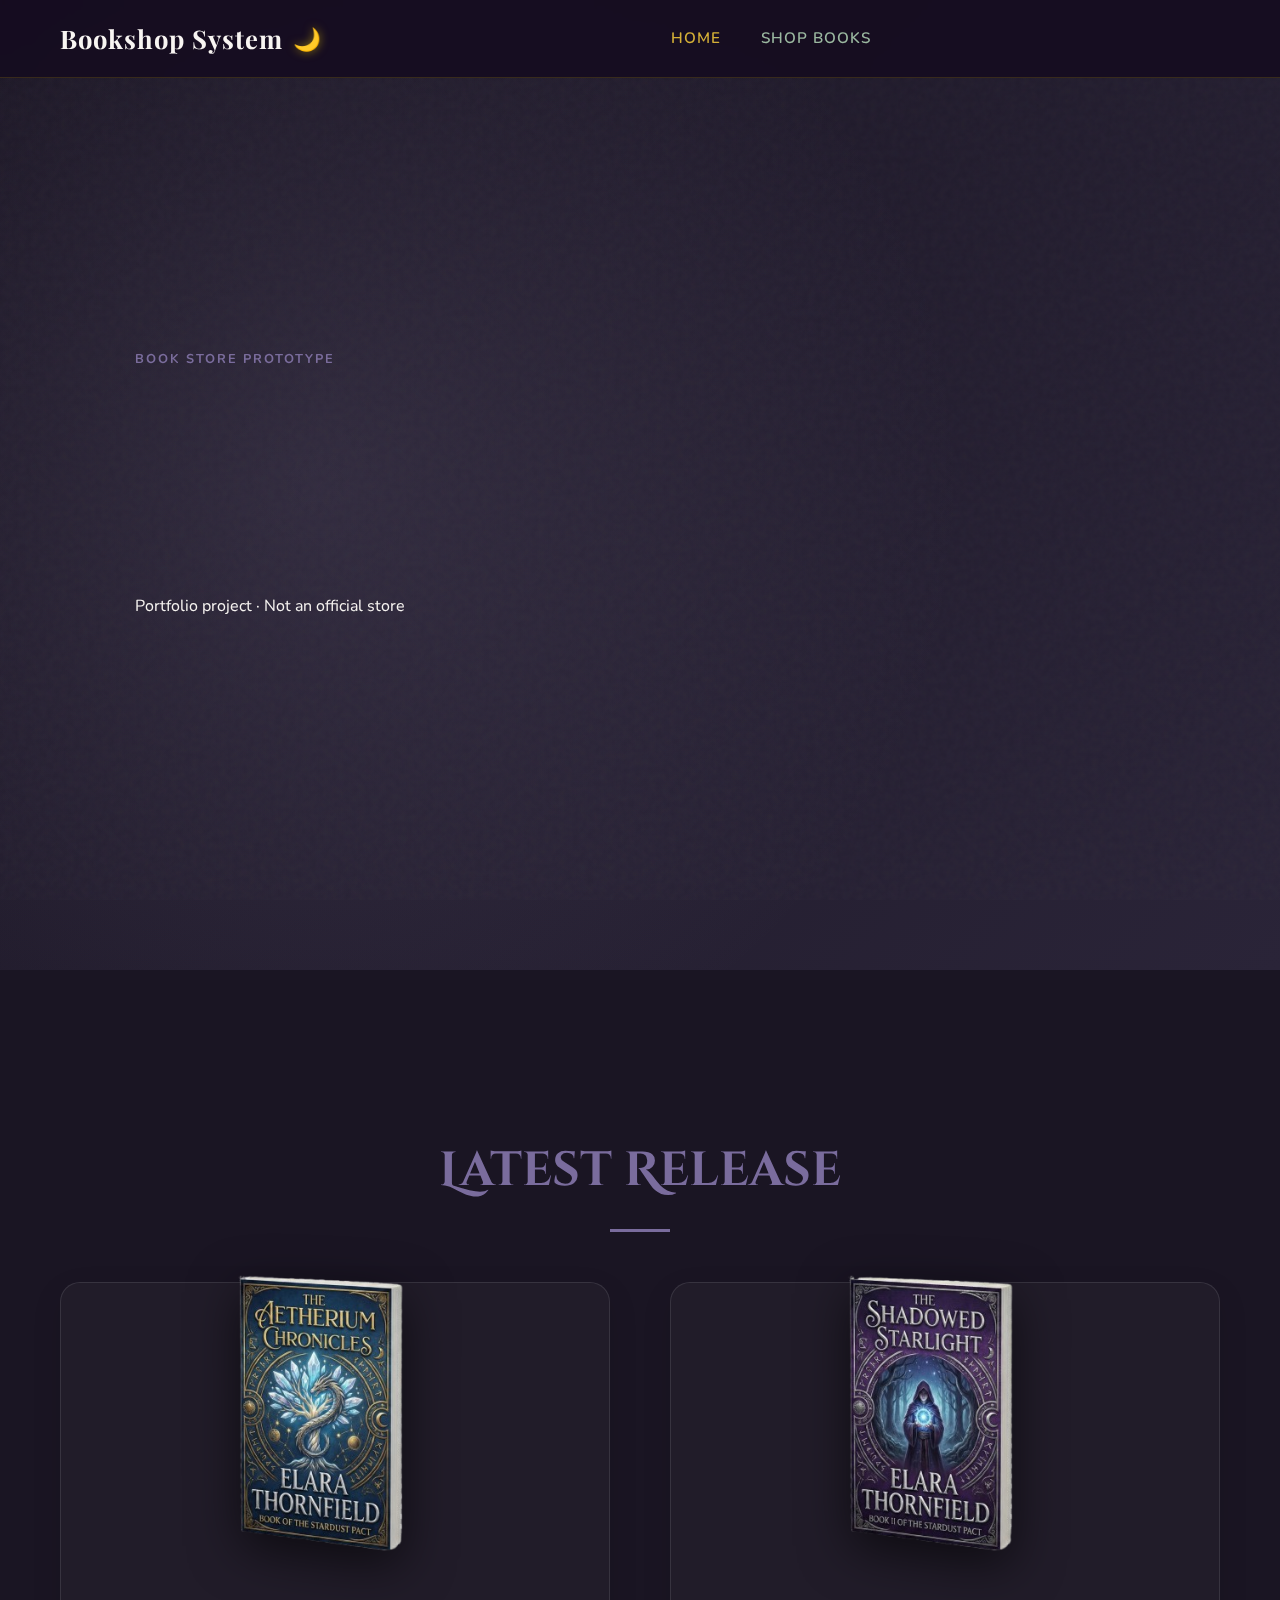
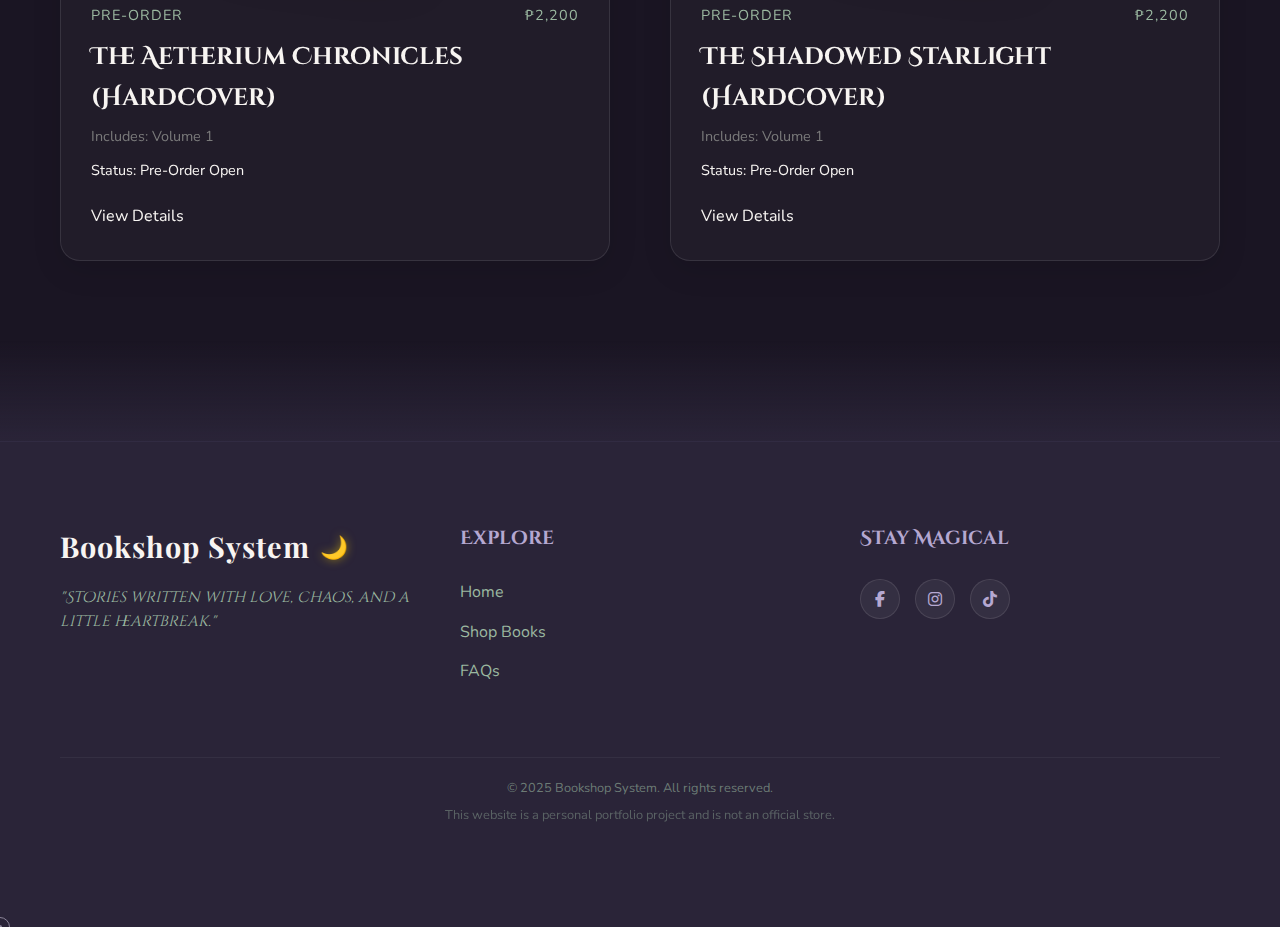
<file: index.html>
<!DOCTYPE html>
<html lang="en">

<head>
    <meta charset="UTF-8">
    <meta name="viewport" content="width=device-width, initial-scale=1.0">
    <title>Bookshop System Official Book Shop</title>
    <link rel="preconnect" href="https://fonts.googleapis.com">
    <link rel="preconnect" href="https://fonts.gstatic.com" crossorigin>
    <link
        href="https://fonts.googleapis.com/css2?family=Cinzel+Decorative:wght@400;700&family=Nunito:wght@300;400;600;700&family=Playfair+Display:ital,wght@0,400;0,700;1,400&display=swap"
        rel="stylesheet">
    <link rel="stylesheet" href="https://cdnjs.cloudflare.com/ajax/libs/font-awesome/6.4.0/css/all.min.css">
    <link rel="stylesheet" href="assets/css/style.css?v=6">
    <style>
        /* ... existing cursor styles ... */
        /* Custom Cursor Styles */
        .cursor {
            width: 20px;
            height: 20px;
            border: 1px solid var(--lilac-light);
            border-radius: 50%;
            position: fixed;
            pointer-events: none;
            z-index: 9999;
            transform: translate(-50%, -50%);
            transition: transform 0.1s ease, width 0.3s, height 0.3s;
            mix-blend-mode: difference;
        }

        .cursor::after {
            content: '';
            width: 4px;
            height: 4px;
            background: var(--lilac-light);
            border-radius: 50%;
            position: absolute;
            top: 50%;
            left: 50%;
            transform: translate(-50%, -50%);
        }

        .cursor.hovered {
            transform: translate(-50%, -50%) scale(1.5);
            background: rgba(181, 168, 209, 0.2);
            border-color: transparent;
        }

        /* Hide default cursor on desktop if desired, but risky for UX. Keeping both for now or just custom follower. */
        @media (match-any-hover: none) {
            .cursor {
                display: none;
            }
        }
    </style>
</head>

<body>

    <!-- NAVIGATION -->
    <!-- NAVIGATION -->
    <header id="main-header">
        <div class="container nav-container">
            <!-- Logo -->
            <a href="index.html" class="logo">Bookshop System <span>🌙</span></a>

            <!-- Desktop Nav -->
            <nav class="desktop-nav">
                <ul>
                    <li><a href="index.html" class="active">Home</a></li>
                    <li><a href="shop.html">Shop Books</a></li>
                </ul>
            </nav>

            <!-- Utility + Mobile Toggle -->
            <div class="nav-actions">
                <div class="mobile-toggle" onclick="toggleMobileMenu()">
                    <i class="fas fa-bars"></i>
                </div>
            </div>
        </div>


    </header>

    <!-- HERO SECTION -->
    <section class="hero-section">
        <div class="container hero-content">
            <!-- Text Column -->
            <div class="hero-text">
                <p style="color:var(--lilac-deep); letter-spacing: 2px; text-transform:uppercase; margin-bottom:10px;
                    font-family:var(--font-body); font-weight:700; font-size:0.8rem;">
                    BOOK STORE PROTOTYPE
                </p>
                <h1>Welcome to Bookshop System 🌙</h1>
                <p class="hero-subtitle">Portfolio project · Not an official store</p>

                <div class="hero-buttons">
                    <a href="shop.html" class="btn btn-primary">Shop the Books</a>
                    <!-- Pre-Order Removed -->
                </div>


            </div>

            <!-- Image Column -->
            <div class="hero-image">
                <img src="assets/images/profile.png" alt="Bookshop System" class="img-fluid"
                    onerror="this.src='https://via.placeholder.com/600x800/2A2438/7A6C9D?text=Bookshop%20System'">
            </div>
        </div>
    </section>

    <!-- QUICK PREVIEW -->
    <section class="container" style="padding: 100px 20px;">
        <h2 class="section-title">Latest Release</h2>
        <div class="product-grid">
            <!-- Paperback Preview -->
            <div class="product-card">
                <div class="card-image">
                    <img src="assets/images/1.png" alt="Paperback Set"
                        onerror="this.src='https://via.placeholder.com/400x600/2A2438/7A6C9D?text=Paperback+Set'">
                </div>
                <div class="card-info">
                    <div class="card-meta">
                        <span class="badge-preorder">PRE-ORDER</span>
                        <span class="shop-price">₱2,200</span>
                    </div>
                    <h3>The Aetherium Chronicles (Hardcover)</h3>
                    <p style="color:#7A7A7A; font-size:0.9rem; margin-bottom:10px;">Includes: Volume 1</p>
                    <p style="margin-bottom:20px; font-size:0.9rem;">Status: <span class="text-status-open">Pre-Order
                            Open</span></p>
                    <a href="product.html?id=aetherium-chronicles-hc" class="btn-shop-action">View Details</a>
                </div>
            </div>

            <!-- Hardbound Preview -->
            <div class="product-card">
                <div class="card-image">
                    <img src="assets/images/3.png" alt="Hardbound Set"
                        onerror="this.src='https://via.placeholder.com/400x600/2A2438/E26D6D?text=Hardbound+Set'">
                </div>
                <div class="card-info">
                    <div class="card-meta">
                        <span class="badge-preorder">PRE-ORDER</span>
                        <span class="shop-price">₱2,200</span>
                    </div>
                    <h3>The Shadowed Starlight (Hardcover)</h3>
                    <p style="color:#7A7A7A; font-size:0.9rem; margin-bottom:10px;">Includes: Volume 1</p>
                    <p style="margin-bottom:20px; font-size:0.9rem;">Status: <span class="text-status-open">Pre-Order
                            Open</span></p>
                    <a href="product.html?id=shadowed-starlight-hc" class="btn-shop-action">View Details</a>
                </div>
            </div>
        </div>
    </section>

    <!-- FOOTER OVERHAUL -->
    <div class="footer-separator"></div>
    <footer class="main-footer">
        <div class="container">
            <div class="footer-grid">
                <!-- Column 1: Identity -->
                <div class="footer-col">
                    <a href="index.html" class="logo" style="font-size: 1.8rem; margin-bottom: 15px;">Bookshop System
                        <span>🌙</span></a>
                    <p style="font-style: italic; font-family: var(--font-heading);">"Stories written with love, chaos,
                        and a little heartbreak."</p>
                </div>

                <!-- Column 2: Quick Links -->
                <div class="footer-col">
                    <h4>Explore</h4>
                    <ul class="footer-links">
                        <li><a href="index.html">Home</a></li>
                        <li><a href="shop.html">Shop Books</a></li>
                        <li><a href="#">FAQs</a></li>
                    </ul>
                </div>

                <!-- Column 3: Connect -->
                <div class="footer-col">
                    <h4>Stay Magical</h4>
                    <div class="social-icons">
                        <a href="https://www.facebook.com" class="social-icon" target="_blank"><i
                                class="fab fa-facebook-f"></i></a>
                        <a href="https://www.instagram.com" class="social-icon" target="_blank"><i
                                class="fab fa-instagram"></i></a>
                        <a href="https://www.tiktok.com" class="social-icon" target="_blank"><i
                                class="fab fa-tiktok"></i></a>
                    </div>
                </div>
            </div>

            <div class="bottom-bar">
                <p>&copy; 2025 Bookshop System. All rights reserved.</p>

                <p style="margin-top:5px; font-size: 0.8rem; opacity: 0.7;">This website is a personal portfolio project
                    and is not an official store.</p>
            </div>
        </div>
    </footer>

    <!-- Custom Cursor Element -->
    <div class="cursor"></div>

    <script src="assets/js/data.js"></script>
    <script src="assets/js/stock-manager.js"></script>
    <!-- Mobile Menu Overlay -->
    <div class="mobile-menu-overlay" id="mobile-menu">
        <!-- Falling Stars Elements -->
        <div class="star" style="left:10%; animation-duration:3s;"></div>
        <div class="star" style="left:30%; animation-duration:5s;"></div>
        <div class="star" style="left:70%; animation-duration:4s;"></div>
        <div class="star" style="left:90%; animation-duration:6s;"></div>

        <nav class="mobile-nav-links">
            <a href="index.html" onclick="toggleMobileMenu()">Home</a>
            <a href="shop.html" onclick="toggleMobileMenu()">Shop Books</a>
            <a href="#" onclick="toggleMobileMenu()">FAQs</a>
        </nav>
    </div>

    <script src="assets/js/main.js"></script>
    <script>
        // Custom Cursor Logic
        const cursor = document.querySelector('.cursor');

        document.addEventListener('mousemove', (e) => {
            cursor.style.left = e.clientX + 'px';
            cursor.style.top = e.clientY + 'px';
        });

        document.querySelectorAll('a, button, .product-card').forEach(el => {
            el.addEventListener('mouseenter', () => cursor.classList.add('hovered'));
            el.addEventListener('mouseleave', () => cursor.classList.remove('hovered'));
        });
    </script>
</body>

</html>
</file>
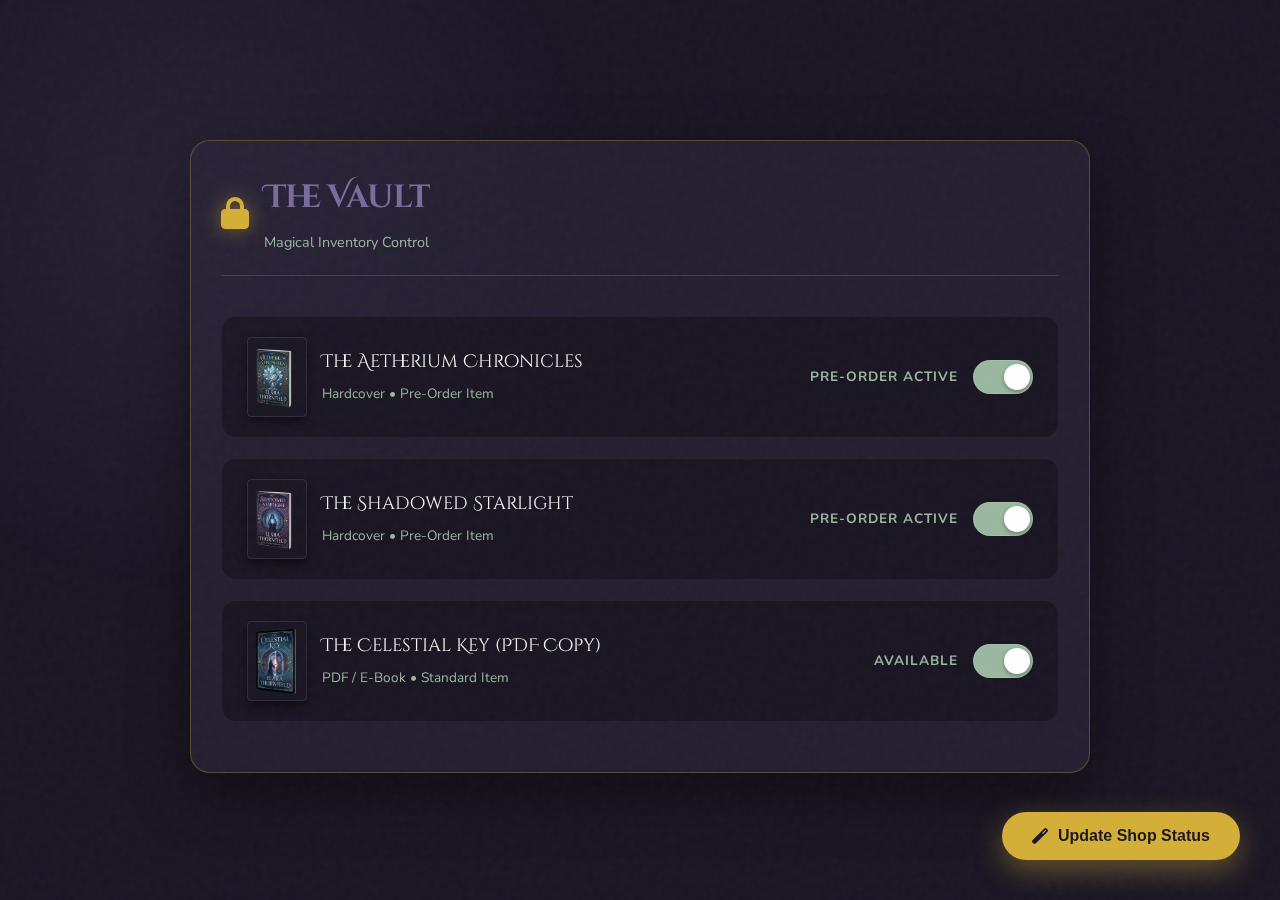
<file: vault.html>
<!DOCTYPE html>
<html lang="en">

<head>
    <meta charset="UTF-8">
    <meta name="viewport" content="width=device-width, initial-scale=1.0">
    <title>The Vault | Admin Panel</title>
    <link rel="preconnect" href="https://fonts.googleapis.com">
    <link
        href="https://fonts.googleapis.com/css2?family=Cinzel+Decorative:wght@400;700&family=Nunito:wght@300;400;600;700&family=Playfair+Display:ital,wght@0,400;0,700;1,400&display=swap"
        rel="stylesheet">
    <link rel="stylesheet" href="assets/css/style.css?v=5">
    <link rel="stylesheet" href="https://cdnjs.cloudflare.com/ajax/libs/font-awesome/6.0.0/css/all.min.css">
</head>

<body>

    <div id="toast-container" class="vault-toast">
        <div class="toast-icon"><i class="fas fa-check"></i></div>
        <span style="color:var(--cream-text); font-size:0.9rem;">Changes published to live site.</span>
    </div>

    <div class="container" style="padding-top: 50px;">
        <div class="vault-container">
            <!-- Header -->
            <div class="vault-header">
                <i class="fas fa-lock vault-icon"></i>
                <div>
                    <h1 style="margin:0; font-size:2rem;">The Vault</h1>
                    <p style="color:var(--sage-soft); margin:5px 0 0 0; font-size:0.9rem;">Magical Inventory Control</p>
                </div>
            </div>

            <div id="loading" style="color:var(--lilac-light); text-align:center; padding:40px;">
                <i class="fas fa-spinner fa-spin"></i> Descanting scrolls...
            </div>

            <div id="stock-inputs" style="display:none;">
                <!-- Generated by JS -->
            </div>

        </div>
    </div>

    <!-- Floating Action Button -->
    <button onclick="saveChanges()" id="save-btn" class="vault-fab">
        <i class="fas fa-magic"></i> Update Shop Status
    </button>

    <!-- SCRIPTS -->
    <script src="assets/js/data.js"></script>
    <script src="assets/js/stock-manager.js"></script>
    <script>
        // Init
        const container = document.getElementById('stock-inputs');
        const loader = document.getElementById('loading');
        const saveBtn = document.getElementById('save-btn');
        const toast = document.getElementById('toast-container');

        // Check if running on Server (No-DB Mode Active: Checks disabled)
        // if (window.location.protocol === 'file:') { ... }

        // Load Data
        (async function init() {
            // 1. Sync local PRODUCTS with Server/Local Data
            await StockManager.syncProducts();

            // 2. Render Inputs
            loader.style.display = 'none';
            container.style.display = 'block';
            saveBtn.style.display = 'flex'; // Ensure flex for icon+text

            PRODUCTS.forEach(p => {
                const isOpen = p.stock > 0;

                // Explicit Image Mapping per User Request
                let imgPath = 'assets/images/1.png'; // Default
                if (p.id === 'shadowed-starlight-hc') {
                    imgPath = 'assets/images/3.png';
                } else if (p.id === 'celestial-key-pdf') {
                    imgPath = 'assets/images/2.png';
                }

                const div = document.createElement('div');
                div.className = 'inventory-shelf';
                div.innerHTML = `
                    <div class="shelf-book-info">
                        <img src="${imgPath}" class="shelf-thumb" alt="${p.title}" onerror="this.src='https://via.placeholder.com/60x80/2A2438/B5A8D1?text=Book'">
                        <div>
                            <span class="shelf-title">${p.title}</span>
                            <span class="shelf-meta">${p.format} • ${p.isPreOrder ? 'Pre-Order Item' : 'Standard Item'}</span>
                        </div>
                    </div>
                    
                    <div class="vault-toggle-group">
                        <span id="label-${p.id}" class="vault-status-label" style="color:${isOpen ? 'var(--sage-soft)' : '#E26D6D'}">
                            ${isOpen ? (p.id === 'celestial-key-pdf' ? 'Available' : 'Pre-order Active') : 'Unavailable'}
                        </span>
                        <label class="switch">
                            <input type="checkbox" id="toggle-${p.id}" ${isOpen ? 'checked' : ''} onchange="updateLabel('${p.id}')">
                            <span class="slider"></span>
                        </label>
                    </div>
                `;
                container.appendChild(div);
            });
        })();

        function updateLabel(id) {
            const el = document.getElementById(`toggle-${id}`);
            const label = document.getElementById(`label-${id}`);
            const isDigital = id === 'her-stories-pdf';

            if (el.checked) {
                label.innerText = isDigital ? "Available" : "Pre-order Active";
                label.style.color = "var(--sage-soft)";
            } else {
                label.innerText = "Unavailable";
                label.style.color = "#E26D6D";
            }
        }

        async function saveChanges() {
            const btn = document.getElementById('save-btn');
            const originalText = btn.innerHTML;

            btn.disabled = true;
            btn.innerHTML = `<i class="fas fa-spinner fa-spin"></i> Casting...`;

            // Collect & Send Data (Iterate for API)
            const updates = PRODUCTS.map(p => {
                const isOpen = document.getElementById(`toggle-${p.id}`).checked;
                // LOGIC: 1 = Available, 0 = Unavailable
                const status = isOpen ? 1 : 0;

                // Update local memory visually
                p.stock = status ? 999 : 0;

                return StockManager.saveStock(p.id, status);
            });

            // Wait for all API calls
            const results = await Promise.all(updates);

            // Check if any failed
            const allSuccess = results.every(r => r.success);

            const result = {
                success: allSuccess,
                message: allSuccess ? "All statuses updated!" : "Some updates failed."
            };

            if (result.success) {
                showToast();
            } else {
                alert(`Error: ${result.message}`);
            }

            btn.disabled = false;
            btn.innerHTML = originalText;
        }

        function showToast() {
            toast.classList.add('show');
            setTimeout(() => {
                toast.classList.remove('show');
            }, 3000);
        }
    </script>
</body>

</html>
</file>
<file: assets/css/style.css>
/* CassNcase Official Book Shop - Design System */

@import url('https://fonts.googleapis.com/css2?family=Cinzel+Decorative:wght@400;700&family=Nunito:wght@300;400;600;700&family=Playfair+Display:ital,wght@0,400;0,700;1,400&display=swap');

:root {
    --plum-midnight: #1a1523;
    --plum-darker: #2A2438;
    --lilac-deep: #7A6C9D;
    --lilac-light: #B5A8D1;
    --sage-soft: #9BB8A0;
    --gold-accent: #D4AF37;
    --cream-text: #F8F5F2;
    --warning-red: #E26D6D;
    --glass-bg: rgba(42, 36, 56, 0.6);
    /* More transparent */

    --font-heading: 'Cinzel Decorative', cursive;
    --font-serif: 'Playfair Display', serif;
    --font-body: 'Nunito', sans-serif;
    --font-accent: 'Cinzel Decorative', cursive;
    --font-hand: 'Dancing Script', cursive;

    --transition-smooth: all 0.3s cubic-bezier(0.4, 0, 0.2, 1);
    --container-width: 1200px;
}

/* RESET */
* {
    margin: 0;
    padding: 0;
    box-sizing: border-box;
}

body {
    font-family: var(--font-body);
    background-color: var(--plum-midnight);
    color: var(--cream-text);
    line-height: 1.7;
    overflow-x: hidden;
    position: relative;
    /* Phase 5: Grain Overlay */
    padding-top: 90px;
}

/* Grain Noise Overlay */
body::before {
    content: "";
    position: fixed;
    top: 0;
    left: 0;
    width: 100%;
    height: 100%;
    pointer-events: none;
    z-index: 9999;
    opacity: 0.03;
    background-image: url("data:image/svg+xml,%3Csvg viewBox='0 0 200 200' xmlns='http://www.w3.org/2000/svg'%3E%3Cfilter id='noiseFilter'%3E%3CfeTurbulence type='fractalNoise' baseFrequency='0.65' numOctaves='3' stitchTiles='stitch'/%3E%3C/filter%3E%3Crect width='100%25' height='100%25' filter='url(%23noiseFilter)'/%3E%3C/svg%3E");
}

/* Lighting Gradient */
body::after {
    content: "";
    position: fixed;
    top: -200px;
    left: -200px;
    width: 800px;
    height: 800px;
    background: radial-gradient(circle, rgba(122, 108, 157, 0.15) 0%, rgba(42, 36, 56, 0) 70%);
    z-index: -1;
    pointer-events: none;
}

h1,
h2,
h3,
h4,
h5,
h6 {
    font-family: var(--font-heading);
    color: var(--lilac-deep);
    font-weight: 700;
}

/* Typography Tweaks - Phase 2 */
/* Typography Tweaks - Phase 2 */
h1 {
    font-family: var(--font-accent);
    /* Use Cinzel for main headings */
    letter-spacing: -0.02em;
    font-size: clamp(2rem, 5vw + 1rem, 4rem);
    /* FLUID TYPOGRAPHY */
}

h2 {
    font-size: clamp(1.5rem, 4vw + 1rem, 3rem);
}

h3 {
    font-size: clamp(1.2rem, 3vw + 1rem, 2.2rem);
}

a {
    text-decoration: none;
    color: inherit;
    transition: var(--transition-smooth);
}

img {
    max-width: 100%;
    display: block;
}

ul {
    list-style: none;
}

/* UTILITIES */
.container {
    max-width: var(--container-width);
    margin: 0 auto;
    padding: 0 20px;
}

.btn {
    display: inline-block;
    padding: 14px 35px;
    /* Bigger touch target */
    border-radius: 50px;
    font-weight: 700;
    letter-spacing: 0.5px;
    cursor: pointer;
    border: none;
    /* Removed border */
    position: relative;
    overflow: hidden;
    background: transparent;
    color: var(--cream-text);
    text-transform: uppercase;
    font-size: 0.85rem;
    font-family: var(--font-body);
    transition: var(--transition-smooth);
    z-index: 1;
}

/* Phase 4: Button Interactions */
.btn-primary {
    background: var(--lilac-deep);
    color: var(--plum-darker);
    box-shadow: 0 10px 30px rgba(122, 108, 157, 0.3);
}

.btn-primary:hover {
    transform: translateY(-5px);
    box-shadow: 0 15px 40px rgba(122, 108, 157, 0.5);
}

.btn-outline {
    border: 2px solid var(--sage-soft);
    color: var(--sage-soft);
    background: transparent;
}

.btn-outline::before {
    content: '';
    position: absolute;
    top: 0;
    left: 0;
    width: 0%;
    height: 100%;
    background: var(--sage-soft);
    z-index: -1;
    transition: width 0.4s ease;
}

.btn-outline:hover {
    color: var(--plum-darker);
    border-color: var(--sage-soft);
    /* Keep border visible */
}

.btn-outline:hover::before {
    width: 100%;
}


.text-center {
    text-align: center;
}

.hidden {
    display: none !important;
}

/* LAYOUT */
/* Phase 1: Glassmorphic Nav */
/* LAYOUT */
/* Phase 1: Glassmorphic Nav */

/* =========================================
   MAGICAL HEADER REDESIGN
   ========================================= */

header {
    position: fixed;
    top: 0;
    left: 0;
    width: 100%;
    z-index: 10000;
    /* Nuclear Z-Index */
    transform: translateZ(0);
    /* Force GPU Layer to fix stacking */
    background: rgba(20, 10, 30, 0.85);
    /* Deep purple glass */
    backdrop-filter: blur(12px);
    /* Frosted effect */
    border-bottom: 1px solid rgba(255, 215, 0, 0.15);
    /* Faint gold line */
    transition: all 0.4s ease;
    padding: 15px 0;
}

header.scrolled {
    padding: 10px 0;
    /* Shrink on scroll */
    background: rgba(20, 10, 30, 0.95);
    box-shadow: 0 5px 20px rgba(0, 0, 0, 0.5);
}

.nav-container {
    display: flex;
    justify-content: space-between;
    align-items: center;
}

/* LOGO */
.logo {
    font-family: 'Playfair Display', serif;
    /* Decorative serif */
    font-size: 1.6rem;
    font-weight: 700;
    color: var(--cream-text);
    display: flex;
    align-items: center;
    gap: 10px;
    letter-spacing: 1px;
}

.logo span {
    font-size: 1.4rem;
    animation: pulseMoon 3s infinite ease-in-out alternate;
    filter: drop-shadow(0 0 5px rgba(255, 215, 0, 0.5));
}

@keyframes pulseMoon {
    0% {
        opacity: 0.7;
        transform: scale(0.9);
        text-shadow: 0 0 5px var(--gold-accent);
    }

    100% {
        opacity: 1;
        transform: scale(1.1);
        text-shadow: 0 0 20px var(--gold-accent), 0 0 30px var(--lilac-light);
    }
}

/* DESKTOP NAV */
.desktop-nav ul {
    display: flex;
    gap: 40px;
}

.desktop-nav a {
    position: relative;
    font-family: var(--font-body);
    font-size: 0.95rem;
    font-weight: 600;
    color: var(--sage-soft);
    text-transform: uppercase;
    letter-spacing: 1px;
    transition: color 0.3s ease;
    padding-bottom: 5px;
}

.desktop-nav a:hover,
.desktop-nav a.active {
    color: var(--gold-accent);
}

/* Center-out Underline */
.desktop-nav a::after {
    content: '';
    position: absolute;
    bottom: 0;
    left: 50%;
    width: 0%;
    height: 2px;
    background: var(--gold-accent);
    transition: all 0.3s ease;
    transform: translateX(-50%);
    box-shadow: 0 0 10px var(--gold-accent);
}

.desktop-nav a:hover::after {
    width: 100%;
}

/* UTILITY ICONS & MOBILE TOGGLE */
.nav-actions {
    display: flex;
    align-items: center;
    gap: 25px;
}

.search-icon {
    color: var(--sage-soft);
    font-size: 1.1rem;
    transition: all 0.3s ease;
}

.search-icon:hover {
    color: var(--gold-accent);
    transform: scale(1.1);
    text-shadow: 0 0 10px var(--gold-accent);
}

.mobile-toggle {
    display: none;
    color: var(--gold-accent);
    font-size: 1.5rem;
    cursor: pointer;
    transition: transform 0.3s ease;
}

.mobile-toggle:hover {
    transform: rotate(15deg) scale(1.1);
    filter: drop-shadow(0 0 8px var(--gold-accent));
}

/* MOBILE MENU OVERLAY */
.mobile-menu-overlay {
    position: fixed;
    top: 0;
    left: 0;
    width: 100%;
    height: 100vh;
    background: linear-gradient(135deg, #1a0b2e 0%, #2d1b4e 100%);
    z-index: 9000;
    /* Below Header (10000) */
    display: flex;
    flex-direction: column;
    justify-content: center;
    align-items: center;
    opacity: 0;
    pointer-events: none;
    transition: opacity 0.4s ease;
}

.mobile-menu-overlay.active {
    opacity: 1;
    pointer-events: auto;
}

.mobile-nav-links {
    display: flex;
    flex-direction: column;
    gap: 30px;
    text-align: center;
}

.mobile-nav-links a {
    font-family: 'Playfair Display', serif;
    font-size: 2rem;
    color: var(--cream-text);
    position: relative;
    opacity: 0;
    transform: translateY(20px);
    transition: all 0.4s ease;
}

.mobile-menu-overlay.active .mobile-nav-links a {
    opacity: 1;
    transform: translateY(0);
}

.mobile-menu-overlay.active .mobile-nav-links a:nth-child(1) {
    transition-delay: 0.1s;
}

.mobile-menu-overlay.active .mobile-nav-links a:nth-child(2) {
    transition-delay: 0.2s;
}

.mobile-menu-overlay.active .mobile-nav-links a:nth-child(3) {
    transition-delay: 0.3s;
}

/* Falling Stars Effect */
.star {
    position: absolute;
    width: 2px;
    height: 2px;
    background: white;
    box-shadow: 0 0 5px white;
    border-radius: 50%;
    animation: fall linear infinite;
}

@keyframes fall {
    to {
        transform: translateY(100vh);
    }
}

@media (max-width: 992px) {
    .desktop-nav {
        display: none;
    }

    .mobile-toggle {
        display: flex !important;
        /* Changed from block to flex for better icon alignment */
        align-items: center;
        width: 40px;
        /* Explicit width */
        height: 40px;
        /* Explicit height */
        justify-content: center;
        position: relative;
        /* CRITICAL: Required for z-index to work */
        z-index: 1100;
        /* Ensure it's above everything in the header */
    }
}

@media (min-width: 993px) {
    .mobile-toggle {
        display: none !important;
    }
}

/* HERO SECTION (index) */
/* HERO SECTION (index) */
/* Header height variable para consistent */
:root {
    --header-h: 90px;
}

/* HERO SECTION: wag full 100vh lagi, kasi sobrang laki on desktop */
.hero-section {
    min-height: calc(100vh - var(--header-h));
    padding-top: 140px;
    margin-top: -90px;
    /* Pull up to cover body padding gap */
    display: flex;
    align-items: center;
    justify-content: center;
    background: linear-gradient(135deg, var(--plum-midnight) 0%, var(--plum-darker) 100%);
    position: relative;
    overflow: hidden;
}

/* PREMIUM DESKTOP VIGNETTE */
@media (min-width: 992px) {
    .hero-section {
        min-height: 100vh;
        /* Fill viewport on desktop */
        margin-top: 0;
        padding-top: 0;
    }

    .hero-section::after {
        content: '';
        position: absolute;
        inset: 0;
        background: radial-gradient(circle at center, transparent 40%, rgba(0, 0, 0, 0.4) 100%);
        pointer-events: none;
        z-index: 1;
    }
}

/* STACK Strategy (Mobile First) */
/* HERO CONTENT: remove extra top padding, make it tighter */
.hero-content {
    background: transparent;
    display: flex;
    flex-direction: column;
    gap: 22px;
    align-items: center;
    text-align: center;
    padding-top: 0;
    padding-bottom: 40px;
    max-width: 1100px;
    /* tighter container = premium */
    margin: 0 auto;
    position: relative;
    z-index: 2;
}

/* MOBILE: image first */
.hero-image {
    order: 1;
    width: 100%;
    display: flex;
    justify-content: center;
    position: relative;
    opacity: 0;
    top: 5%;
    /* Preserve Vibe */
    animation: slideInRight 1.2s cubic-bezier(0.2, 0.8, 0.2, 1) 0.5s forwards;
}

.hero-text {
    order: 2;
    width: 100%;
}

.hero-buttons {
    display: flex;
    gap: 20px;
    justify-content: center;
    margin-bottom: 20px;
    opacity: 0;
    animation: fadeUp 1s ease-out 0.6s forwards;
}

/* DESKTOP SPLIT */
/* DESKTOP: make the split feel curated */
@media (min-width: 992px) {
    .hero-content {
        flex-direction: row;
        text-align: left;
        align-items: center;
        gap: 48px;
        /* from 60 -> tighter */
        padding-bottom: 0;
    }

    .hero-text {
        width: 52%;
        order: 1;
        text-align: left;
        /* Force left align */
    }

    .hero-image {
        width: 48%;
        order: 2;
        justify-content: center;
        /* Center image so it aligns with centered blob */
    }

    .hero-buttons {
        justify-content: flex-start;
    }
}

.hero-text h1 {
    font-size: clamp(2.5rem, 5vw + 1rem, 4.5rem);
    /* Responsive Hero Text */
    line-height: 1.1;
    margin-bottom: 25px;
    background: linear-gradient(to right, #E0D6FF, #B5A8D1);
    -webkit-background-clip: text;
    background-clip: text;
    -webkit-text-fill-color: transparent;
    opacity: 0;
    animation: fadeUp 1s ease-out 0.2s forwards;
}

/* HERO TITLE: reduce “too big” feel on desktop */
@media (min-width: 992px) {
    .hero-text h1 {
        font-size: clamp(2.8rem, 3.2vw + 1rem, 4rem);
        max-width: 14ch;
        /* prevents ultra-wide headline */
    }
}

/* Subtitle: cap width para di mukhang stretched */
.hero-text .hero-subtitle {
    max-width: 46ch;
}

/* IMAGE: control size so it won’t eat the page */
.hero-image img {
    max-height: clamp(260px, 42vh, 520px);
    max-width: 420px;
    width: 100%;
    object-fit: contain;
    border-radius: 0;
    box-shadow: none;
    border: none;
    z-index: 2;
    animation: float 6s ease-in-out infinite;
}

@media (min-width: 992px) {
    .hero-image img {
        max-height: clamp(400px, 55vh, 650px);
        max-width: 100%;
        margin-right: -20px;
        /* Slight push to edge for drama */
    }
}

/* BLOB: centered behind image */
.hero-image::before {
    content: '';
    position: absolute;
    width: clamp(280px, 40vw, 460px);
    height: clamp(280px, 40vw, 460px);
    left: 50%;
    top: 50%;
    transform: translate(-50%, -50%);
    opacity: 0.55;
    filter: blur(0.2px);
    background: radial-gradient(circle at 30% 30%, rgba(181, 168, 209, 0.6), rgba(181, 168, 209, 0.2));
    border-radius: 40% 60% 70% 30% / 40% 50% 60% 50%;
    z-index: 0;
    animation: blobMorph 10s linear infinite alternate;
}

@media (min-width: 992px) {
    .hero-image::before {
        width: clamp(500px, 45vw, 700px);
        height: clamp(500px, 45vw, 700px);
    }
}

/* Quick Reality Check: Mobile Height Fix */
/* Typography + spacing on small screens */
@media (max-width: 480px) {
    .hero-text h1 {
        font-size: 2.2rem;
        /* stop looking “too big” */
        line-height: 1.05;
    }

    .hero-text .hero-subtitle {
        font-size: 0.95rem;
        margin-bottom: 22px;
    }

    .hero-buttons .btn {
        width: 100%;
        max-width: 260px;
    }
}

@keyframes blobMorph {
    0% {
        border-radius: 40% 60% 70% 30% / 40% 50% 60% 50%;
        transform: scale(1);
    }

    100% {
        border-radius: 60% 40% 30% 70% / 60% 30% 70% 40%;
        transform: scale(1.1);
    }
}

@keyframes float {

    0%,
    100% {
        transform: translateY(0);
    }

    50% {
        transform: translateY(-20px);
    }
}

@keyframes fadeUp {
    from {
        opacity: 0;
        transform: translateY(30px);
    }

    to {
        opacity: 1;
        transform: translateY(0);
    }
}

@keyframes slideInRight {
    from {
        opacity: 0;
        transform: translateX(50px);
    }

    to {
        opacity: 1;
        transform: translateX(0);
    }
}

/* Search Removed */

/* SHOP PAGE */
.section-title {
    font-size: clamp(2rem, 4vw, 3rem);
    /* Fluid Section Title */
    margin: 60px 0 40px;
    text-align: center;
    position: relative;
    padding-bottom: 20px;
}

.section-title::after {
    content: '';
    position: absolute;
    bottom: 0;
    left: 50%;
    transform: translateX(-50%);
    width: 60px;
    height: 3px;
    background: var(--lilac-deep);
}

/* Phase 1: Floating Product Cards */
.product-grid {
    display: grid;
    grid-template-columns: repeat(auto-fit, minmax(320px, 1fr));
    /* Slightly wider */
    gap: 60px;
    /* More space for floating elements */
    margin-bottom: 80px;
    margin-top: 50px;
    /* Space for top breakout */
}

.product-card {
    background: rgba(255, 255, 255, 0.03);
    border: 1px solid rgba(255, 255, 255, 0.1);
    border-radius: 20px;
    padding: 0 30px 30px 30px;
    /* Remove top padding for image breakout */
    position: relative;
    transition: var(--transition-smooth);
    overflow: visible;
    /* Allow image to break out */
    box-shadow: 0 10px 30px rgba(0, 0, 0, 0.1);
}

.product-card:hover {
    transform: translateY(-10px);
    background: rgba(255, 255, 255, 0.06);
    border-color: var(--lilac-light);
    box-shadow: 0 20px 40px rgba(122, 108, 157, 0.2);
}

.card-image {
    height: 350px;
    width: 100%;
    margin-top: -50px;
    /* Break out */
    border-radius: 15px;
    overflow: visible;
    /* Ensure shadow is visible if on container */
    margin-bottom: 20px;
    position: relative;
    transform-style: preserve-3d;
}

.card-image img {
    width: 100%;
    height: 100%;
    object-fit: cover;
    border-radius: 15px;
    filter: drop-shadow(0 15px 25px rgba(0, 0, 0, 0.6));
    transition: transform 0.5s cubic-bezier(0.2, 0.8, 0.2, 1);
}

.product-card:hover .card-image img {
    transform: translateY(-10px) scale(1.02);
    filter: drop-shadow(0 25px 35px rgba(0, 0, 0, 0.7));
}

.card-info h3 {
    font-size: 1.5rem;
    margin-bottom: 5px;
    color: var(--cream-text);
    font-family: var(--font-accent);
}

.card-meta {
    display: flex;
    justify-content: space-between;
    align-items: center;
    margin-bottom: 10px;
    color: var(--sage-soft);
    font-size: 0.9rem;
    text-transform: uppercase;
    letter-spacing: 1px;
}

.price {
    /* Combined in button now, or properly styled if separate */
    font-weight: 700;
    color: var(--lilac-light);
    font-family: var(--font-heading);
    font-size: 1.5rem;
}

/* FOOTER OVERHAUL */
.footer-separator {
    width: 100%;
    height: 100px;
    background: linear-gradient(to top, var(--plum-darker), transparent);
    margin-top: -100px;
    /* Overlap previous section slightly if needed, or just normal flow */
    position: relative;
    pointer-events: none;
}

.main-footer {
    background-color: var(--plum-darker);
    padding: 80px 0 20px;
    position: relative;
    border-top: 1px solid rgba(122, 108, 157, 0.1);
}

.footer-grid {
    display: grid;
    grid-template-columns: repeat(auto-fit, minmax(250px, 1fr));
    gap: 40px;
    margin-bottom: 60px;
}

.footer-col h4 {
    color: var(--lilac-light);
    font-family: var(--font-accent);
    font-size: 1.2rem;
    margin-bottom: 25px;
}

.footer-col p {
    color: var(--sage-soft);
    font-size: 0.95rem;
    margin-bottom: 15px;
    line-height: 1.6;
}

.footer-links li {
    margin-bottom: 12px;
}

.footer-links a {
    color: var(--sage-soft);
    transition: var(--transition-smooth);
}

.footer-links a:hover {
    color: var(--lilac-light);
    padding-left: 5px;
}

.social-icons {
    display: flex;
    gap: 15px;
    margin-bottom: 20px;
}

.social-icon {
    width: 40px;
    height: 40px;
    border-radius: 50%;
    background: rgba(255, 255, 255, 0.05);
    display: flex;
    align-items: center;
    justify-content: center;
    color: var(--lilac-light);
    transition: var(--transition-smooth);
    border: 1px solid rgba(255, 255, 255, 0.1);
}

.social-icon:hover {
    background: var(--lilac-deep);
    color: var(--plum-darker);
    transform: translateY(-3px);
}

.newsletter-form {
    display: flex;
    gap: 10px;
}

.newsletter-form input {
    background: rgba(255, 255, 255, 0.05);
    border: 1px solid rgba(255, 255, 255, 0.1);
    padding: 10px 15px;
    border-radius: 25px;
    color: var(--cream-text);
    flex: 1;
}

.bottom-bar {
    border-top: 1px solid rgba(255, 255, 255, 0.05);
    padding-top: 20px;
    padding-bottom: 80px;
    /* Space for scroll */
    text-align: center;
    font-size: 0.8rem;
    color: rgba(155, 184, 160, 0.6);
    /* Sage soft low opacity */
}

/* CHECKOUT */
.checkout-container {
    padding-top: 120px;
    max-width: 800px;
}

.form-group {
    margin-bottom: 25px;
}

.form-group label {
    display: block;
    margin-bottom: 8px;
    color: var(--sage-soft);
}

input,
select,
textarea {
    width: 100%;
    padding: 15px;
    background: rgba(255, 255, 255, 0.05);
    border: 1px solid rgba(255, 255, 255, 0.1);
    border-radius: 8px;
    color: var(--cream-text);
    font-family: var(--font-body);
}

input:focus,
select:focus {
    outline: none;
    border-color: var(--lilac-deep);
    background: rgba(255, 255, 255, 0.08);
}

input[type="radio"],
input[type="checkbox"] {
    width: auto;
    margin-right: 15px;
}

.order-summary {
    background: rgba(122, 108, 157, 0.1);
    padding: 30px;
    border-radius: 15px;
    margin-bottom: 30px;
}

.summary-row {
    display: flex;
    justify-content: space-between;
    margin-bottom: 15px;
    padding-bottom: 15px;
    border-bottom: 1px solid rgba(255, 255, 255, 0.1);
}

.summary-total {
    font-size: 1.5rem;
    color: var(--lilac-light);
    font-weight: 700;
    border-bottom: none;
}

/* RESPONSIVE */
@media (max-width: 768px) {
    .hero-content {
        grid-template-columns: 1fr;
        text-align: center;
    }

    .hero-image {
        order: -1;
        margin-bottom: 30px;
    }

    .hero-buttons {
        justify-content: center;
    }

    .product-detail-container {
        grid-template-columns: 1fr;
    }
}


/* Carousel Controls */
.gallery-main {
    position: relative;
}

.carousel-btn {
    position: absolute;
    top: 50%;
    transform: translateY(-50%);
    background: rgba(42, 36, 56, 0.7);
    color: var(--cream-text);
    border: none;
    width: 40px;
    height: 40px;
    border-radius: 50%;
    font-size: 1.2rem;
    cursor: pointer;
    transition: var(--transition-smooth);
    display: flex;
    align-items: center;
    justify-content: center;
    opacity: 0;
    pointer-events: auto;
    z-index: 10;
    /* Hidden by default */
}

.gallery-main:hover .carousel-btn {
    opacity: 1;
}

.carousel-btn:hover {
    background: var(--lilac-deep);
    transform: translateY(-50%) scale(1.1);
}

.carousel-btn.prev {
    left: -20px;
    /* Move outside slightly */
}

.carousel-btn.next {
    right: -20px;
    /* Move outside slightly */
}

.carousel-dots {
    display: flex;
    justify-content: center;
    gap: 10px;
}

.dot {
    width: 10px;
    height: 10px;
    background: rgba(255, 255, 255, 0.2);
    border-radius: 50%;
    cursor: pointer;
    transition: all 0.3s;
}

.dot.active {
    background: var(--lilac-light);
    transform: scale(1.2);
}

/* Product Info */
.product-info h1 {
    font-size: 2.5rem;
    margin-bottom: 5px;
    color: var(--cream-text);
}

.format-options-container {
    display: flex;
    gap: 15px;
    margin-bottom: 25px;
}

.format-option.card-style {
    flex: 1;
    display: flex;
    flex-direction: column;
    align-items: center;
    justify-content: center;
    text-align: center;
    padding: 25px 15px;
    border: 1px solid rgba(255, 255, 255, 0.1);
    border-radius: 15px;
    background: rgba(255, 255, 255, 0.03);
    transition: var(--transition-smooth);
    margin-bottom: 0;
    min-height: 160px;
    position: relative;
    overflow: hidden;
}

.format-option.card-style .format-icon {
    font-size: 2rem;
    margin-bottom: 15px;
    color: var(--lilac-light);
    transition: var(--transition-smooth);
}

.format-option.card-style strong {
    font-size: 1rem;
    display: block;
    margin-bottom: 5px;
    color: var(--cream-text);
}

.format-option.card-style .format-subtitle {
    font-size: 0.8rem;
    color: var(--sage-soft);
}

.format-option.card-style .format-price {
    margin-top: 15px;
    font-size: 1.2rem;
    font-weight: 700;
    color: var(--cream-text);
    font-family: var(--font-heading);
}

.format-option.card-style:hover {
    background: rgba(255, 255, 255, 0.05);
    border-color: var(--lilac-light);
    transform: translateY(-5px);
}

.format-option.card-style.active {
    border-color: var(--gold-accent);
    background: rgba(122, 108, 157, 0.15);
    box-shadow: 0 0 25px rgba(122, 108, 157, 0.4), inset 0 0 15px rgba(212, 175, 55, 0.1);
}

.format-option.card-style.active::before {
    content: '';
    position: absolute;
    top: 0;
    left: 0;
    width: 100%;
    height: 100%;
    border: 2px solid var(--gold-accent);
    border-radius: 13px;
    pointer-events: none;
}

.format-option.card-style.active .format-icon,
.format-option.card-style.active .format-price {
    color: var(--gold-accent);
}

/* Warning Box: Scroll Style */
.warning-box.scroll-style {
    background: #1f1422;
    /* Deep plum/plum-midnight mix */
    border: 1px solid #ff9999;
    padding: 20px;
    border-radius: 12px;
    margin-top: 30px;
    position: relative;
    box-shadow: 0 10px 30px rgba(0, 0, 0, 0.3);
}

.warning-title {
    color: #ff9999 !important;
    margin-top: 0 !important;
    margin-bottom: 12px !important;
    font-size: 0.9rem !important;
    letter-spacing: 1px;
    text-transform: uppercase;
}

.warning-text {
    font-size: 0.9rem;
    margin-bottom: 15px;
    color: var(--cream-text);
}

.warning-list {
    font-size: 0.85rem;
    padding-left: 20px;
    list-style: square;
    color: rgba(248, 245, 242, 0.8);
    margin-bottom: 20px;
}

.warning-list li {
    margin-bottom: 6px;
}

.terms-agreement {
    display: flex;
    gap: 12px;
    align-items: center;
    border-top: 1px solid rgba(255, 153, 153, 0.1);
    padding-top: 15px;
}

.terms-agreement input[type="checkbox"] {
    width: 18px;
    height: 18px;
    cursor: pointer;
    accent-color: var(--gold-accent);
}

.terms-agreement label {
    font-size: 0.85rem;
    cursor: pointer;
    color: var(--cream-text);
}

#main-image {
    width: 100%;
    max-height: 600px;
    object-fit: contain;
    border-radius: 12px;
    box-shadow: 0px 15px 45px rgba(0, 0, 0, 0.6);
    transition: opacity 0.3s ease, transform 0.3s ease;
}

#main-image:hover {
    transform: scale(1.01);
}

/* Custom Modal */
.modal-overlay {
    position: fixed;
    top: 0;
    left: 0;
    width: 100%;
    height: 100%;
    background: rgba(0, 0, 0, 0.7);
    display: flex;
    justify-content: center;
    align-items: center;
    z-index: 2000;
    opacity: 0;
    pointer-events: none;
    transition: opacity 0.3s ease;
    backdrop-filter: blur(5px);
}

.modal-overlay.active {
    opacity: 1;
    pointer-events: all;
}

.modal-box {
    background: var(--plum-darker);
    padding: 30px;
    border-radius: 15px;
    border: 1px solid var(--lilac-deep);
    box-shadow: 0 0 30px rgba(122, 108, 157, 0.3);
    text-align: center;
    max-width: 400px;
    transform: translateY(20px);
    transition: transform 0.3s ease;
}

.modal-overlay.active .modal-box {
    transform: translateY(0);
}

.modal-title {
    font-size: 1.5rem;
    color: var(--lilac-light);
    margin-bottom: 15px;
}

.modal-msg {
    color: var(--cream-text);
    margin-bottom: 25px;
}

.modal-actions {
    display: flex;
    gap: 15px;
    justify-content: center;
}

.modal-actions .btn {
    min-width: 120px;
}

/* --- NEW CHECKOUT OVERHAUL --- */
.checkout-grid {
    display: flex;
    /* User Recipe: Side-by-Side */
    justify-content: space-between;
    /* Creates the gap */
    align-items: flex-start;
    /* CRITICAL: Prevents stretching so sticky works */
    gap: 40px;
    /* Optional explicit gap */
    margin-top: 40px;
    margin-bottom: 80px;
}

.checkout-container {
    max-width: 1200px !important;
    margin: 0 auto;
}

.checkout-main {
    flex: 0 0 65%;
    /* Left Side Width */
    background: rgba(42, 36, 56, 0.4);
    backdrop-filter: blur(10px);
    border-radius: 20px;
    padding: 30px;
    border: 1px solid rgba(255, 255, 255, 0.05);
}

.checkout-sidebar {
    flex: 0 0 30%;
    /* Right Side Width */
    position: sticky;
    /* Make it stick */
    top: 120px;
    /* Gap from top (below header) */
    align-self: flex-start;
    /* Double insurance for sticky */
    height: fit-content;
    z-index: 10;
    overflow: visible;
    /* Ensure no clipping */
    display: flex;
    /* Force Column Stack */
    flex-direction: column;
    gap: 20px;
    /* Explicit gap between card and button */
    /* Ensure it doesn't take full height */
}



.checkout-section {
    margin-bottom: 40px;
}

.section-subtitle {
    font-size: 1.2rem;
    color: var(--lilac-light);
    margin-bottom: 25px;
    display: flex;
    align-items: center;
    gap: 10px;
}

/* Floating Labels */
.form-grid {
    display: grid;
    grid-template-columns: 1fr 1fr;
    gap: 20px;
    margin-bottom: 20px;
}

.form-group.floating {
    position: relative;
    margin-bottom: 25px;
}

.form-group.floating input,
.form-group.floating select,
.form-group.floating textarea {
    padding: 24px 15px 10px !important;
    background: rgba(255, 255, 255, 0.05) !important;
    border: 1px solid rgba(255, 255, 255, 0.1) !important;
    color: var(--cream-text) !important;
    font-size: 1rem !important;
    width: 100% !important;
    border-radius: 12px !important;
    transition: all 0.3s ease !important;
    height: 60px;
    /* Force consistent height for inputs/selects */
}

.form-group.floating textarea {
    height: auto;
    /* Let textarea height be flexible */
    min-height: 80px;
}

/* Fix Dropdown Appearance in Dark Theme */
.form-group.floating select option,
.form-group select option {
    background-color: var(--plum-midnight);
    color: var(--cream-text);
}

.form-group.floating select {
    padding: 24px 15px 10px !important;
    background: rgba(255, 255, 255, 0.05) !important;
    border: 1px solid rgba(255, 255, 255, 0.1) !important;
    color: var(--cream-text) !important;
    font-size: 1rem !important;
    width: 100% !important;
    border-radius: 12px !important;
    transition: all 0.3s ease !important;
    appearance: none;
    background-image: url("data:image/svg+xml,%3Csvg xmlns='http://www.w3.org/2000/svg' width='24' height='24' viewBox='0 0 24 24' fill='none' stroke='%23B5A8D1' stroke-width='2' stroke-linecap='round' stroke-linejoin='round'%3E%3Cpolyline points='6 9 12 15 18 9'%3E%3C/polyline%3E%3C/svg%3E");
    background-repeat: no-repeat;
    background-position: right 15px center;
    background-size: 18px;
    height: 60px;
    /* Force consistent height */
}

.form-group.floating select:focus option:checked,
.form-group select:focus option:checked {
    background: var(--lilac-deep) !important;
    color: white !important;
}

.form-group.floating label {
    position: absolute;
    left: 15px;
    top: 8px;
    color: var(--lilac-light);
    font-size: 0.7rem;
    pointer-events: none;
    transition: all 0.3s ease;
    text-transform: none;
    letter-spacing: 0.5px;
    opacity: 0.8;
}

.form-group.floating input:focus,
.form-group.floating textarea:focus,
.form-group.floating select:focus,
.form-group select:focus {
    background: rgba(255, 255, 255, 0.08) !important;
    border-color: var(--lilac-deep) !important;
    box-shadow: 0 0 15px rgba(122, 108, 157, 0.2) !important;
    outline: none;
}

/* Floating logic: handle placeholder shown and focus */
.form-group.floating input:focus+label,
.form-group.floating textarea:focus+label,
.form-group.floating select:focus+label {
    color: var(--gold-accent);
    opacity: 1;
}

/* Ensure placeholder is visible but subtle */
.form-group.floating input::placeholder,
.form-group.floating textarea::placeholder {
    color: rgba(248, 245, 242, 0.4);
    font-size: 0.9rem;
}

/* Payment Cards - Horizontal Row */
.payment-cards {
    display: grid;
    grid-template-columns: repeat(3, 1fr);
    /* Default Desktop: 3 Cols Fixed */
    gap: 15px;
    margin-bottom: 25px;
}

.payment-card {
    flex: 1 1 140px;
    /* Grow to fill, min-width 140px */
    max-width: 100%;
    background: rgba(255, 255, 255, 0.03);
    border: 2px solid rgba(255, 255, 255, 0.1);
    border-radius: 15px;
    padding: 10px 15px;
    text-align: left;
    cursor: pointer;
    transition: all 0.3s cubic-bezier(0.4, 0, 0.2, 1);
    display: flex;
    flex-direction: row;
    align-items: center;
    justify-content: flex-start;
    gap: 12px;
    height: 70px;
    /* Short and wide */
}

.payment-card:hover {
    background: rgba(255, 255, 255, 0.06);
    border-color: var(--lilac-light);
    transform: translateY(-3px);
}

.payment-card.active {
    background: rgba(122, 108, 157, 0.15);
    border-color: var(--gold-accent);
    box-shadow: 0 0 20px rgba(122, 108, 157, 0.2);
}

.payment-card span {
    font-size: 0.75rem;
    font-weight: 700;
    text-transform: uppercase;
    letter-spacing: 0.5px;
    color: var(--sage-soft);
    transition: color 0.3s;
}

.payment-card.active span {
    color: var(--gold-accent);
}

.card-icon {
    font-size: 1.8rem;
    color: var(--lilac-light);
    transition: all 0.3s;
}

.payment-card.active .card-icon {
    color: var(--gold-accent);
    transform: scale(1.1);
}

.qr-reveal-box {
    overflow: hidden;
    max-height: 0;
    transition: all 0.5s cubic-bezier(0.4, 0, 0.2, 1);
    background: rgba(0, 0, 0, 0.2);
    border-radius: 15px;
    opacity: 0;
}

.qr-reveal-box.active {
    max-height: 800px;
    padding: 25px;
    border: 1px solid rgba(255, 255, 255, 0.05);
    opacity: 1;
    margin-bottom: 25px;
}

.qr-item {
    text-align: center;
}

.qr-item p {
    font-size: 0.9rem;
    color: var(--lilac-light);
    margin-bottom: 15px;
}

.qr-item img {
    max-width: 180px;
    margin: 10px auto 20px;
    border-radius: 12px;
    border: 5px solid white;
    box-shadow: 0 10px 30px rgba(0, 0, 0, 0.5);
    display: block;
}

.bank-details {
    margin-top: 20px;
    padding: 15px;
    background: rgba(255, 255, 255, 0.03);
    border: 1px solid rgba(255, 255, 255, 0.05);
    border-radius: 10px;
    font-size: 0.95rem;
    color: var(--cream-text);
    line-height: 1.6;
}

/* Copy Card Style */
.copy-card {
    background: rgba(122, 108, 157, 0.1);
    border: 1px solid rgba(122, 108, 157, 0.3);
    border-radius: 12px;
    padding: 20px;
    text-align: left;
}

.copy-card-header {
    font-size: 0.8rem;
    font-weight: 800;
    color: var(--gold-accent);
    letter-spacing: 2px;
    margin-bottom: 15px;
    text-align: center;
    border-bottom: 1px solid rgba(255, 255, 255, 0.05);
    padding-bottom: 10px;
}

.copy-row {
    margin-bottom: 12px;
    display: flex;
    flex-direction: column;
    gap: 4px;
}

.copy-row span {
    font-size: 0.75rem;
    color: var(--sage-soft);
    text-transform: uppercase;
}

.copy-row strong {
    font-size: 1rem;
    color: var(--cream-text);
}

.copy-input-group {
    display: flex;
    align-items: center;
    justify-content: space-between;
    background: rgba(0, 0, 0, 0.3);
    padding: 10px 15px;
    border-radius: 8px;
    border: 1px solid rgba(255, 255, 255, 0.1);
}

.copy-btn {
    background: var(--lilac-deep);
    color: white;
    border: none;
    padding: 5px 12px;
    border-radius: 4px;
    font-size: 0.7rem;
    font-weight: 800;
    cursor: pointer;
    transition: all 0.3s;
}

.copy-btn:hover {
    background: var(--lilac-light);
    transform: scale(1.05);
}

.copy-btn.copied {
    background: var(--sage-soft);
}

/* Receipt Style Summary - COMPACT BOX */
.receipt-card {
    background: #EFE5D5;
    color: #3D3126;
    padding: 25px;
    border-radius: 15px;
    /* Clean rounded corners */
    border-radius: 15px;
    /* Clean rounded corners */
    position: relative;
    /* Fixed: Removed nested sticky */
    /* Safe distance */
    box-shadow: 0 20px 50px rgba(0, 0, 0, 0.6);
    /* Removed radial gradient pattern for cleaner look or kept subtle */
    background-image: radial-gradient(#dcdcdc 0.5px, transparent 0.5px);
    background-size: 15px 15px;
}

/* Removed top jagged edge */

.receipt-header {
    text-align: center;
    color: #3D3126 !important;
    text-transform: uppercase;
    letter-spacing: 2px;
    margin-bottom: 25px;
    font-size: 1.1rem;
    border-bottom: 1px solid rgba(61, 49, 38, 0.1);
    padding-bottom: 15px;
    font-weight: 900;
}

.receipt-product {
    display: flex;
    align-items: center;
    gap: 15px;
    margin-bottom: 20px;
    /* More breathing room but cleaner */
}

.receipt-thumb {
    width: 60px;
    height: 80px;
    object-fit: cover;
    border-radius: 2px;
    box-shadow: 0 5px 15px rgba(0, 0, 0, 0.3);
    background: #ddd;
    border: 1px solid rgba(0, 0, 0, 0.05);
}

.receipt-info {
    flex: 1;
}

.receipt-name {
    font-weight: 800;
    font-size: 0.9rem;
    margin-bottom: 4px;
    line-height: 1.3;
}

.receipt-qty {
    font-size: 0.75rem;
    color: #5D4D3B;
}

.receipt-price {
    font-weight: 800;
}

.receipt-divider {
    border-top: 1px dashed rgba(61, 49, 38, 0.2);
    margin: 10px 0;
}

.receipt-divider.total {
    border-top: 2px solid #3D3126;
}

.receipt-row {
    display: flex;
    justify-content: space-between;
    margin-bottom: 8px;
    font-size: 0.85rem;
    font-weight: 600;
}

.receipt-row.total {
    font-size: 1rem;
    font-weight: 800;
    margin-top: 15px;
    align-items: center;
}

.gold-total {
    color: #8B6508;
    font-family: var(--font-heading);
    text-shadow: 0.5px 0.5px 0px rgba(0, 0, 0, 0.1);
    font-size: 1.4rem;
    /* Smaller than before */
}

.receipt-footer {
    margin-top: 20px;
    text-align: center;
    font-size: 0.65rem;
    color: #777;
    opacity: 0.7;
    text-transform: uppercase;
    letter-spacing: 1px;
}

.receipt-footer i {
    margin-right: 5px;
}

/* Helper Image */
.ref-guide-trigger {
    display: inline-block;
    margin-top: 12px;
    font-size: 0.8rem;
    color: var(--lilac-light);
    cursor: pointer;
    text-decoration: underline;
    transition: color 0.3s;
}

.ref-guide-trigger:hover {
    color: var(--gold-accent);
}

.ref-guide-box {
    margin-top: 15px;
    padding: 15px;
    background: rgba(255, 255, 255, 0.05);
    border-radius: 12px;
    border: 1px solid rgba(181, 168, 209, 0.3);
    animation: fadeIn 0.3s ease;
}

@keyframes fadeIn {
    from {
        opacity: 0;
        transform: translateY(-10px);
    }

    to {
        opacity: 1;
        transform: translateY(0);
    }
}

.ref-guide-box img {
    max-width: 100%;
    border-radius: 8px;
    margin-bottom: 10px;
    box-shadow: 0 5px 15px rgba(0, 0, 0, 0.3);
}

/* Submit Button State */
.btn-primary:disabled {
    background: rgba(122, 108, 157, 0.3);
    color: rgba(255, 255, 255, 0.3);
    box-shadow: none;
    cursor: not-allowed;
    transform: none;
}

/* RESPONSIVE */
@media (max-width: 992px) {
    .checkout-grid {
        flex-direction: column;
    }

    .checkout-main,
    .checkout-sidebar {
        flex: 1 1 100%;
        max-width: 100%;
        width: 100%;
    }

    .checkout-sidebar {
        /* Sidebar layout reset for mobile */
        position: static;
        width: 100%;
    }

    .receipt-card {
        position: static;
        margin-bottom: 30px;
    }
}

@media (max-width: 600px) {
    .form-grid {
        grid-template-columns: 1fr;
    }
}

/* --- ADMIN VAULT THEME --- */
.vault-header {
    display: flex;
    align-items: center;
    gap: 15px;
    margin-bottom: 40px;
    padding-bottom: 20px;
    border-bottom: 1px solid rgba(212, 175, 55, 0.2);
}

.vault-icon {
    font-size: 2rem;
    color: var(--gold-accent);
    filter: drop-shadow(0 0 10px rgba(212, 175, 55, 0.5));
    animation: pulseGlow 3s infinite;
}

.vault-container {
    background: rgba(42, 36, 56, 0.7);
    backdrop-filter: blur(20px);
    -webkit-backdrop-filter: blur(20px);
    border: 1px solid rgba(212, 175, 55, 0.3);
    border-radius: 20px;
    padding: 30px;
    box-shadow: 0 20px 60px rgba(0, 0, 0, 0.4);
    max-width: 900px;
    margin: 0 auto;
}

/* Inventory Shelf Row */
.inventory-shelf {
    display: flex;
    flex-wrap: wrap;
    /* Allow wrapping on small screens */
    align-items: center;
    justify-content: space-between;
    background: rgba(0, 0, 0, 0.3);
    padding: 20px 25px;
    border-radius: 15px;
    margin-bottom: 20px;
    border: 1px solid rgba(255, 255, 255, 0.05);
    transition: all 0.3s ease;
    gap: 15px;
    /* Add gap for wrapped items */
}

.inventory-shelf:hover {
    background: rgba(0, 0, 0, 0.4);
    border-color: rgba(212, 175, 55, 0.3);
    transform: translateX(5px);
}

.shelf-book-info {
    display: flex;
    align-items: center;
    gap: 15px;
    flex: 1 1 250px;
    /* Grow, but wrap if < 250px available */
    min-width: 0;
    /* Enable shrinking for text truncation */
    padding-right: 15px;
    /* Prevent touching the toggle */
}


/* Inner Text Container */
.shelf-book-info>div {
    min-width: 0;
}

.shelf-thumb {
    width: 60px;
    height: 80px;
    object-fit: cover;
    border-radius: 4px;
    box-shadow: 0 4px 8px rgba(0, 0, 0, 0.5);
    border: 1px solid rgba(255, 255, 255, 0.1);
}

.shelf-title {
    font-family: var(--font-heading);
    font-size: 1.1rem;
    color: var(--cream-text);
    margin-bottom: 4px;
    display: block;
}

.shelf-meta {
    font-size: 0.85rem;
    color: var(--sage-soft);
    display: block;
}

/* iOS Toggle Switch */
.vault-toggle-group {
    flex-shrink: 0;
    /* CRITICAL: Prevent collapse */
    margin-left: auto;
    /* Push to right */
    display: flex;
    align-items: center;
    gap: 15px;
}

.vault-status-label {
    font-size: 0.85rem;
    font-weight: 700;
    text-transform: uppercase;
    letter-spacing: 1px;
    transition: color 0.3s;
    min-width: 100px;
    text-align: right;
}

.switch {
    position: relative;
    display: inline-block;
    width: 60px;
    height: 34px;
}

.switch input {
    opacity: 0;
    width: 0;
    height: 0;
}

.slider {
    position: absolute;
    cursor: pointer;
    top: 0;
    left: 0;
    right: 0;
    bottom: 0;
    background-color: #4a2c2c;
    /* Closed Color */
    transition: .4s;
    border-radius: 34px;
    border: 1px solid rgba(255, 255, 255, 0.1);
}

.slider:before {
    position: absolute;
    content: "";
    height: 26px;
    width: 26px;
    left: 4px;
    bottom: 3px;
    background-color: white;
    transition: .4s;
    border-radius: 50%;
    box-shadow: 0 2px 4px rgba(0, 0, 0, 0.3);
}

input:checked+.slider {
    background-color: var(--sage-soft);
    /* Open Color */
}

input:checked+.slider:before {
    transform: translateX(26px);
}

/* Floating Action Button (FAB) */
.vault-fab {
    position: fixed;
    bottom: 40px;
    right: 40px;
    background: var(--gold-accent);
    color: var(--plum-midnight);
    border: none;
    border-radius: 50px;
    padding: 15px 30px;
    font-weight: 700;
    display: flex;
    align-items: center;
    gap: 10px;
    font-size: 1rem;
    box-shadow: 0 10px 30px rgba(212, 175, 55, 0.4);
    cursor: pointer;
    transition: all 0.3s cubic-bezier(0.175, 0.885, 0.32, 1.275);
    z-index: 100;
}

.vault-fab:hover {
    transform: scale(1.05);
    box-shadow: 0 15px 40px rgba(212, 175, 55, 0.6);
}

/* Toast Notification */
.vault-toast {
    position: fixed;
    top: 30px;
    left: 50%;
    transform: translateX(-50%) translateY(-100px);
    background: rgba(42, 36, 56, 0.9);
    backdrop-filter: blur(10px);
    border: 1px solid var(--sage-soft);
    padding: 15px 30px;
    border-radius: 50px;
    display: flex;
    align-items: center;
    gap: 15px;
    box-shadow: 0 10px 30px rgba(0, 0, 0, 0.5);
    z-index: 200;
    opacity: 0;
    transition: all 0.5s cubic-bezier(0.68, -0.55, 0.265, 1.55);
}

.vault-toast.show {
    transform: translateX(-50%) translateY(0);
    opacity: 1;
}

.toast-icon {
    width: 24px;
    height: 24px;
    background: var(--sage-soft);
    border-radius: 50%;
    display: flex;
    align-items: center;
    justify-content: center;
    color: var(--plum-midnight);
    font-size: 0.8rem;
}

/* --- SUCCESS PAGE MAGICAL THEME --- */
.success-wrapper {
    min-height: 100vh;
    display: flex;
    flex-direction: column;
    align-items: center;
    justify-content: center;
    text-align: center;
    background: radial-gradient(circle at center, var(--plum-midnight) 0%, #15101C 100%);
    padding: 20px;
    overflow: hidden;
    position: relative;
    z-index: 10;
}

.magic-icon-container {
    margin-bottom: 30px;
    animation: iconEntrance 0.8s cubic-bezier(0.175, 0.885, 0.32, 1.275) forwards;
    position: relative;
    display: inline-block;
    z-index: 20;
}

.magic-icon {
    font-size: 5rem;
    color: var(--gold-accent);
    filter: drop-shadow(0 0 20px rgba(212, 175, 55, 0.4));
    animation: gentleFloat 3s ease-in-out infinite;
}

.magic-sparkles {
    position: absolute;
    top: -10px;
    right: -10px;
    font-size: 2rem;
    color: var(--lilac-light);
    animation: sparkleSpin 2s linear infinite;
}

.success-title {
    font-family: var(--font-serif);
    font-size: 3rem;
    color: #EFE5D5 !important;
    text-shadow: 0 0 15px rgba(212, 175, 55, 0.3);
    margin-bottom: 30px;
    opacity: 0;
    animation: fadeUp 0.8s ease-out 0.3s forwards;
    z-index: 20;
}

.success-card {
    background: rgba(0, 0, 0, 0.5);
    /* Deep Black/Purple 50% opacity */
    backdrop-filter: blur(12px);
    -webkit-backdrop-filter: blur(12px);
    border: 1px solid #FFD700;
    /* Thin Gold Border */
    border-radius: 20px;
    padding: 40px;
    max-width: 600px;
    width: 90%;
    margin-bottom: 50px;
    box-shadow: 0 20px 50px rgba(122, 108, 157, 0.15);
    /* Soft Lilac Glow */
    opacity: 0;
    animation: slideUpCard 0.8s ease-out 0.6s forwards;
    position: relative;
    overflow: hidden;
    z-index: 20;
    /* Ensure strictly above confetti */
}

.success-card::before {
    content: '';
    position: absolute;
    top: 0;
    left: 0;
    right: 0;
    height: 1px;
    background: linear-gradient(90deg, transparent, rgba(212, 175, 55, 0.5), transparent);
}

.success-msg-main {
    font-size: 1.2rem;
    color: #EFE5D5;
    /* Light Cream/Grey */
    margin-bottom: 15px;
    font-weight: 300;
}

.success-msg-sub {
    color: var(--sage-soft);
    font-size: 1rem;
    margin-bottom: 30px;
}

.signature {
    font-family: 'Dancing Script', cursive;
    font-size: 1.5rem;
    color: var(--gold-accent);
    margin-top: 20px;
    display: block;
    opacity: 0.8;
}

.btn-ghost-gold {
    background: transparent;
    border: 1px solid var(--gold-accent);
    color: var(--gold-accent);
    padding: 15px 40px;
    border-radius: 50px;
    font-family: var(--font-serif);
    text-transform: uppercase;
    letter-spacing: 2px;
    font-size: 0.9rem;
    transition: all 0.4s ease;
    opacity: 0;
    animation: fadeUp 1s ease-out 1s forwards;
    text-decoration: none;
    display: inline-block;
    z-index: 30;
    /* Clickable */
}

.btn-ghost-gold:hover {
    background: var(--gold-accent);
    color: var(--plum-midnight);
    box-shadow: 0 0 30px rgba(212, 175, 55, 0.4);
    transform: translateY(-3px);
}

/* Animations */
@keyframes iconEntrance {
    0% {
        transform: scale(0) rotate(-10deg);
        opacity: 0;
    }

    50% {
        transform: scale(1.1) rotate(5deg);
    }

    100% {
        transform: scale(1) rotate(0deg);
        opacity: 1;
    }
}

@keyframes gentleFloat {

    0%,
    100% {
        transform: translateY(0);
    }

    50% {
        transform: translateY(-10px);
    }
}

@keyframes sparkleSpin {
    0% {
        transform: scale(0.8) rotate(0deg);
        opacity: 0.5;
    }

    50% {
        transform: scale(1.2) rotate(180deg);
        opacity: 1;
    }

    100% {
        transform: scale(0.8) rotate(360deg);
        opacity: 0.5;
    }
}

@keyframes slideUpCard {
    from {
        opacity: 0;
        transform: translateY(40px);
    }

    to {
        opacity: 1;
        transform: translateY(0);
    }
}

/* CHECKOUT RESPONSIVENESS */
@media (max-width: 991px) {
    .checkout-grid {
        flex-direction: column;
        gap: 30px;
    }

    .checkout-main,
    .checkout-sidebar {
        flex: 0 0 100%;
        width: 100%;
        max-width: 600px;
        /* Prevent it from getting too wide on tablets */
        margin: 0 auto;
        /* Center it */
    }

    /* Fix Payment Cards on Mobile - Flex Wrapping */
    .payment-cards {
        display: flex;
        flex-wrap: wrap;
        justify-content: center;
        gap: 12px;
    }

    .payment-card {
        flex: 1 1 140px;
        min-width: 140px;
    }
}

/* =========================
   PRODUCT PAGE LAYOUT FIX
   ========================= */

/* =========================
   PRODUCT DETAIL LAYOUT (PREMIUM + CONTROLLED)
   ========================= */

.product-detail-container {
    display: grid;
    grid-template-columns: minmax(0, 520px) minmax(0, 1fr);
    gap: 50px;
    align-items: start;
    padding-top: 40px;
    padding-bottom: 80px;
    margin-top: 0;
    /* Controlled by padding now */
    margin-bottom: 0;
}

/* Keep gallery from stretching too wide */
.product-detail-container .product-gallery {
    width: 100%;
}

/* Image cap: less tall = less “giant” */
.product-detail-container #main-image {
    max-height: 520px;
    /* from 600 */
    object-fit: contain;
}

/* Bring arrows inside image so it doesn't look “wide” */
.carousel-btn.prev {
    left: 10px;
}

.carousel-btn.next {
    right: 10px;
}

/* Make info column feel tighter */
.product-info h1 {
    font-size: clamp(1.8rem, 3vw, 2.6rem);
    line-height: 1.15;
}

/* =========================
   PRODUCT PAGE: STICKY GALLERY (DESKTOP)
   ========================= */

.product-detail-container {
    align-items: start;
    /* important */
    overflow: visible !important;
}

@media (min-width: 992px) {
    .product-detail-container .product-gallery {
        position: sticky;
        top: 140px;
        /* Adjust based on header height */
        align-self: start;
        max-height: calc(100vh - 140px);
        overflow: visible;
        /* allow shadows + feel natural */
        height: fit-content;
        will-change: transform;
        transition: transform 0.3s ease;
    }

    .product-detail-container .product-gallery:hover {
        transform: translateY(-2px);
    }

    .product-detail-container #main-image {
        max-height: min(520px, calc(100vh - 220px));
        object-fit: contain;
    }
}

/* Formats: if 2 cards too wide, wrap nicely */
@media (max-width: 992px) {
    .product-detail-container {
        grid-template-columns: 1fr;
        gap: 28px;
        padding-top: 20px;
    }

    .product-detail-container #main-image {
        max-height: 420px;
    }

    .format-options-container {
        flex-direction: column;
    }
}

@media (max-width: 480px) {
    .product-detail-container #main-image {
        max-height: 340px;
    }

    .carousel-btn {
        width: 36px;
        height: 36px;
    }
}

/* ===============================
   LATEST RELEASE SECTION FIX
   =============================== */
.latest-release {
    padding: 70px 20px;
    /* instead of 100px */
    max-width: 1100px;
    margin: 0 auto;
}

.latest-release .section-title {
    margin: 20px 0 30px;
}

/* Make the grid feel premium: tighter, balanced */
.latest-release .product-grid {
    gap: 32px;
    /* from 60px -> tighter */
    grid-template-columns: repeat(auto-fit, minmax(280px, 1fr));
    align-items: stretch;
}

/* Reduce the breakout image size a bit (desktop) */
.latest-release .card-image {
    height: 260px;
    /* reduce further */
    margin-top: -30px;
    margin-bottom: 20px;
}

/* Make cards less tall */
.latest-release .product-card {
    padding: 0 26px 26px 26px;
    background: rgba(255, 255, 255, 0.025);
    border: 1px solid rgba(255, 255, 255, 0.08);
    border-radius: 18px;
}

.latest-release .product-card:hover {
    border-color: rgba(181, 168, 209, 0.35);
}

/* Tablet: stack nicely + smaller images */
@media (max-width: 992px) {
    .latest-release .product-grid {
        grid-template-columns: 1fr;
        gap: 26px;
    }

    .latest-release .card-image {
        height: 260px;
        margin-top: -28px;
    }
}

/* Small phones */
@media (max-width: 480px) {
    .latest-release .card-image {
        height: 230px;
        margin-top: -22px;
    }

    .latest-release .product-card {
        padding: 0 20px 22px 20px;
        border-radius: 18px;
    }
}

@media (min-width: 1200px) {
    .latest-release .product-grid {
        grid-template-columns: repeat(2, minmax(0, 460px));
        /* controlled 2 cards */
        justify-content: center;
        /* center them */
    }
}

/* ================================
   HERO DESKTOP FIX (PREMIUM LAYOUT)
   Paste at the very bottom of style.css
=================================== */

/* [Removed Duplicate Hero Block 1] */

/* ================================
   HERO POLISH: stop cropping + blob scale
=================================== */

@media (min-width: 992px) {
    .hero-section {
        padding-top: 130px;
        /* Compense for negative margin + header */
        padding-bottom: 60px;
        margin-top: -90px;
        /* Pull up to cover body padding gap */
    }

    .hero-content {
        min-height: calc(100vh - 120px);
        /* give space for header + padding */
        align-items: center;
        max-width: 1150px;
        /* Tighter width to fix "too left" text */
    }

    .hero-image {
        align-items: center;
        /* vertical center */
        justify-content: center;
        /* Fix "blob floating" -> Center image over blob */
        padding-bottom: 20px;
        /* breathing room */
    }

    /* Character: keep visible, no bottom cutting */
    .hero-image img {
        width: clamp(340px, 34vw, 520px);
        max-height: 70vh;
        /* prevents it from exceeding viewport */
        object-fit: contain;
    }

    /* Blob: make it feel premium (smaller + behind) */
    .hero-image::before {
        width: clamp(400px, 35vw, 600px);
        height: clamp(400px, 35vw, 600px);

        left: 50%;
        /* Center relative to container */
        top: 50%;
        translate: -50% -50%;

        opacity: 0.55;
        /* softer */
        filter: blur(0.2px);
        /* tiny softness */
    }
}

@media (min-width: 992px) {
    .hero-section::after {
        content: "";
        position: absolute;
        inset: 0;
        background: radial-gradient(circle at 25% 50%, rgba(181, 168, 209, 0.12), transparent 60%);
        pointer-events: none;
        z-index: 1;
    }

    .hero-content {
        position: relative;
        z-index: 2;
    }
}


/* ================================
   FINAL PREMIUM CHECKOUT REFINEMENT
=================================== */

:root {
    --header-h: 78px;
    /* Defined variable for consistent offset */
}

/* 1. Header & Offset */
header#main-header {
    height: var(--header-h);
    padding: 0;
    display: flex;
    align-items: center;
}

header#main-header .container {
    width: 100%;
}

.checkout-container {
    /* Padding should only offset header + small spacing */
    padding-top: calc(var(--header-h) + 36px) !important;
    max-width: 1240px !important;
}

.checkout-container .section-title {
    margin-top: 0 !important;
    margin-bottom: 28px !important;
    padding-bottom: 14px;
    text-align: center !important;
    /* User requested CENTER */
    font-size: clamp(2rem, 2.4vw, 3rem);
}

.checkout-container .section-title::after {
    left: 50% !important;
    transform: translateX(-50%) !important;
    width: 60px;
    opacity: 0.8;
}

/* Checkout: Desktop-only grid */
@media (min-width: 992px) {
    .checkout-grid {
        display: grid;
        grid-template-columns: 1.15fr 0.65fr;
        /* Balanced ratio */
        gap: 48px;
        align-items: start;
        margin-top: 24px !important;
    }
}

/* 3. Upgrade "Foggy" Main Panel */
.checkout-main {
    background: rgba(20, 14, 28, 0.55);
    /* Deeper, more solid */
    border: 1px solid rgba(181, 168, 209, 0.14);
    border-radius: 22px;
    padding: 34px;
    box-shadow:
        0 24px 60px rgba(0, 0, 0, 0.45),
        inset 0 1px 0 rgba(255, 255, 255, 0.06);
}

/* Tighten Rhythm */
.checkout-section {
    margin-bottom: 34px;
}

.section-subtitle {
    margin-bottom: 16px;
}

.form-grid {
    gap: 16px;
    margin-bottom: 14px;
}

/* 4. Anchor Sidebar & Button */
/* 4. Anchor Sidebar & Button */
.checkout-sidebar {
    /* Internal layout - keep global so mobile sidebar has column flex too */
    display: flex;
    flex-direction: column;
    gap: 16px;
}

@media (min-width: 992px) {
    .checkout-sidebar {
        position: sticky;
        top: calc(var(--header-h) + 24px);
    }
}

/* Style Button to attach to receipt */
.checkout-sidebar #submit-btn {
    margin-top: 0 !important;
    padding: 16px 18px;
    border-radius: 16px;
    font-size: 0.95rem;
    letter-spacing: 1px;
    box-shadow: 0 18px 45px rgba(122, 108, 157, 0.35);
}

/* Premium Divider before Button */
.checkout-sidebar::before {
    content: "";
    height: 1px;
    background: linear-gradient(90deg, transparent, rgba(181, 168, 209, 0.25), transparent);
    margin-bottom: 6px;
}

/* =========================================
   CHECKOUT: MOBILE OVERRIDES 
========================================= */

/* 1) Make checkout stack on tablet/phone */
@media (max-width: 991px) {

    /* kill the desktop grid */
    .checkout-grid {
        display: flex !important;
        flex-direction: column !important;
        gap: 22px !important;
    }

    /* make both sections full width */
    .checkout-main,
    .checkout-sidebar {
        width: 100% !important;
        max-width: 100% !important;
        flex: 0 0 auto !important;
    }

    /* sticky sidebar breaks mobile flow */
    .checkout-sidebar {
        position: static !important;
        top: auto !important;
    }

    /* remove “desktop” spacing that feels huge on phone */
    .checkout-container {
        padding-top: calc(var(--header-h) + 24px) !important;
    }

    .checkout-container .section-title {
        margin-bottom: 18px !important;
    }
}

/* 2) Payment cards: 2-up on phones + full width for Bank */
@media (max-width: 768px) {
    .payment-cards {
        display: grid !important;
        grid-template-columns: repeat(2, minmax(0, 1fr)) !important;
        gap: 12px !important;
    }

    .payment-card {
        min-width: 0 !important;
        width: 100% !important;
        height: 64px !important;
        padding: 12px 14px !important;
    }

    /* Bank spans full row */
    #card-Bank {
        grid-column: 1 / -1 !important;
    }

    /* RCBC label behavior (pick one) */
    #card-RCBC span {
        white-space: nowrap !important;
        overflow: hidden !important;
        text-overflow: ellipsis !important;
    }
}

/* 3) Extra small phones: stack 1 column */
@media (max-width: 380px) {
    .payment-cards {
        grid-template-columns: 1fr !important;
    }

    #card-Bank {
        grid-column: auto !important;
    }
}

/* =========================================
   HERO & PRODUCT MOBLIE FIXES
   (Designer-to-Designer)
========================================= */

/* 2) Fix the Hero on phone (image too big, buttons/text don’t fit) */
/* ✅ Hero: mobile sizing so text + buttons fit */
@media (max-width: 480px) {
    .hero-section {
        min-height: auto;
        /* stop forcing giant sections */
        padding-top: 110px;
        /* header breathing room */
        padding-bottom: 28px;
    }

    .hero-content {
        min-height: 0;
        gap: 14px;
        padding-bottom: 18px;
    }

    .hero-image img {
        max-height: 42vh;
        /* key fix: don’t eat the screen */
        width: min(320px, 92vw);
    }

    .hero-buttons {
        flex-direction: column;
        gap: 12px;
        width: 100%;
        align-items: center;
    }

    .hero-buttons .btn {
        width: 100%;
        max-width: 320px;
    }
}

/* 4) Fix Product “format-options-container” being too huge on phone */
/* ✅ Product formats: compact cards on mobile */
@media (max-width: 480px) {
    .format-options-container {
        flex-direction: column;
        gap: 12px;
    }

    .format-option.card-style {
        min-height: 120px;
        padding: 16px 14px;
        border-radius: 14px;
    }

    .format-option.card-style .format-icon {
        font-size: 1.6rem;
        margin-bottom: 10px;
    }

    .format-option.card-style .format-price {
        margin-top: 10px;
        font-size: 1.05rem;
    }
}

/* Checkout title vertical centering fix - REDUX */
.checkout-container {
    padding-top: 40px !important;
    /* Drastic reduction: Body (90px) + 40px = 130px total from top */
}

.checkout-container .section-title {
    margin-top: 0 !important;
    /* Kill the default 60px margin */
    margin-bottom: 30px;
    /* Keep separation from content */
}

/* Mobile refinement */
@media (max-width: 480px) {
    .checkout-container {
        padding-top: 20px !important;
        /* Even tighter on mobile */
    }
}

/* Polish: Adjust underline spacing */
.checkout-container .section-title::after {
    margin-top: 10px;
}
</file>
